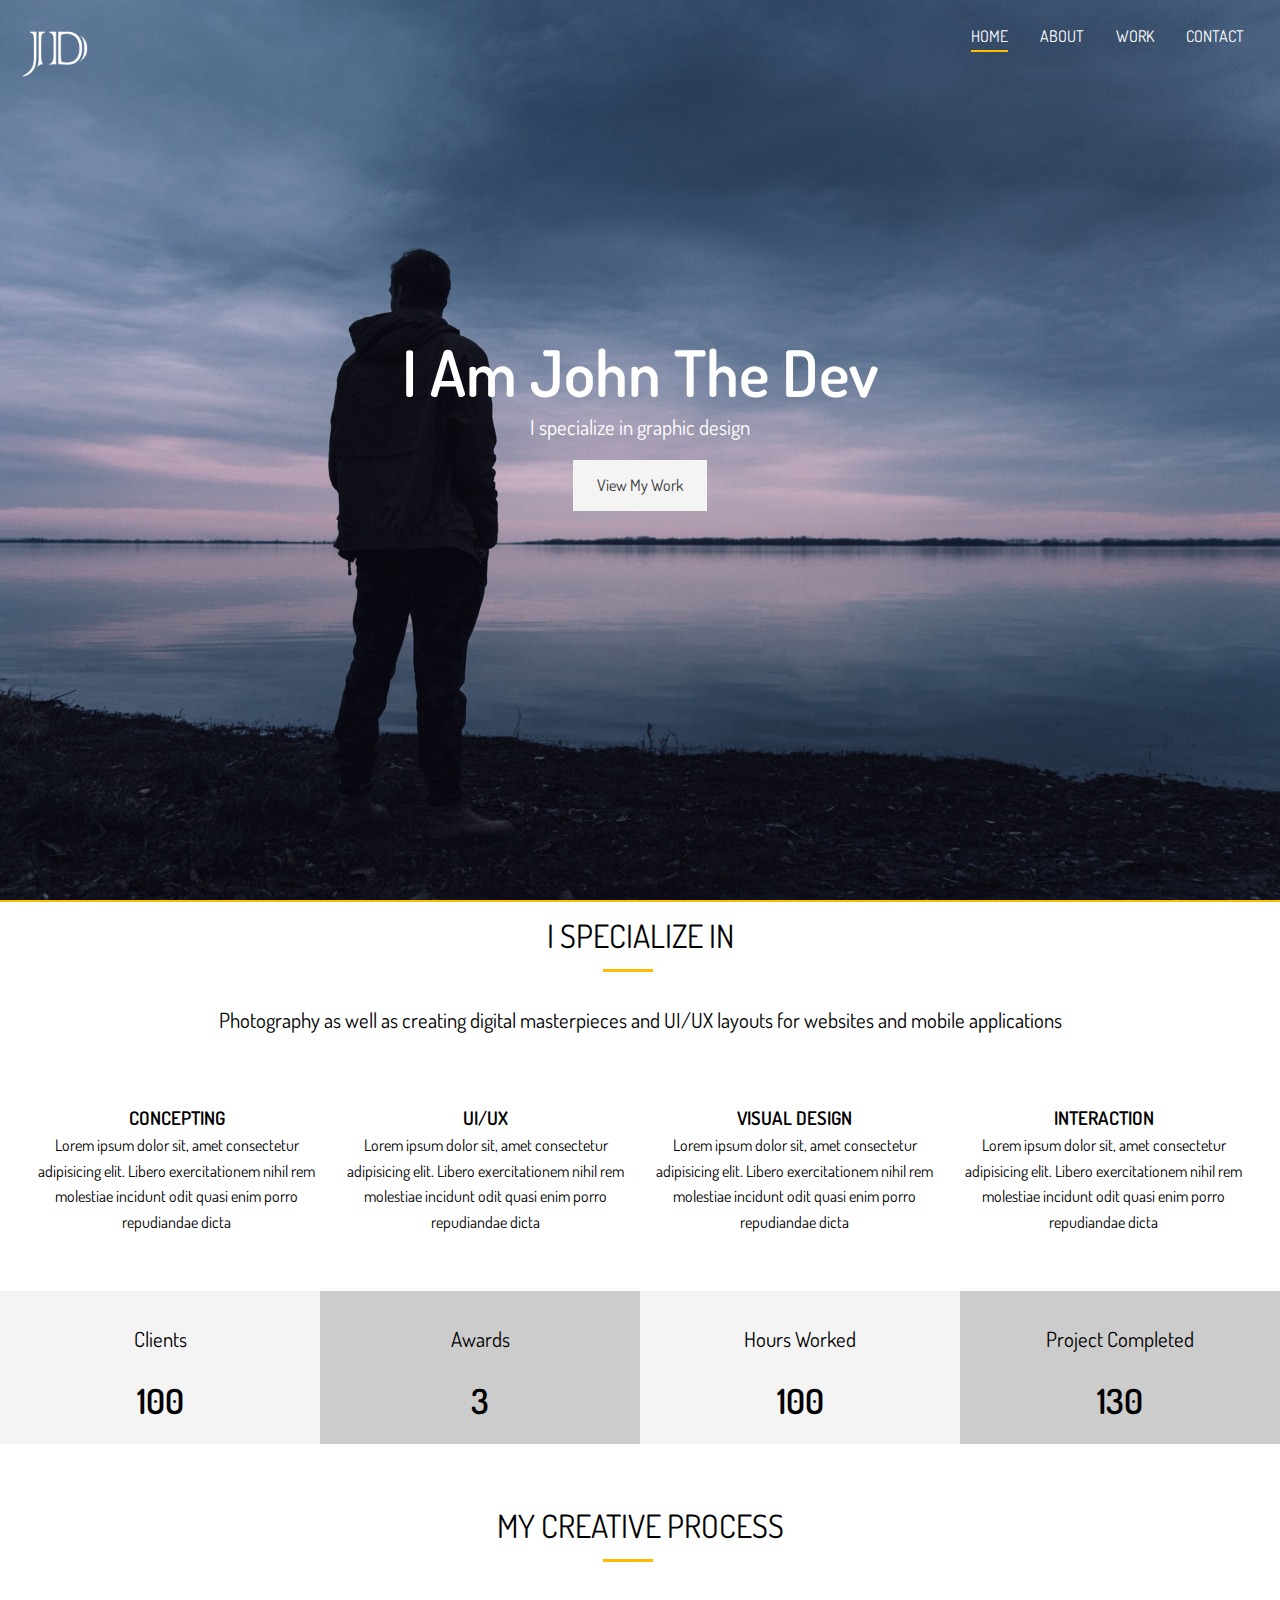
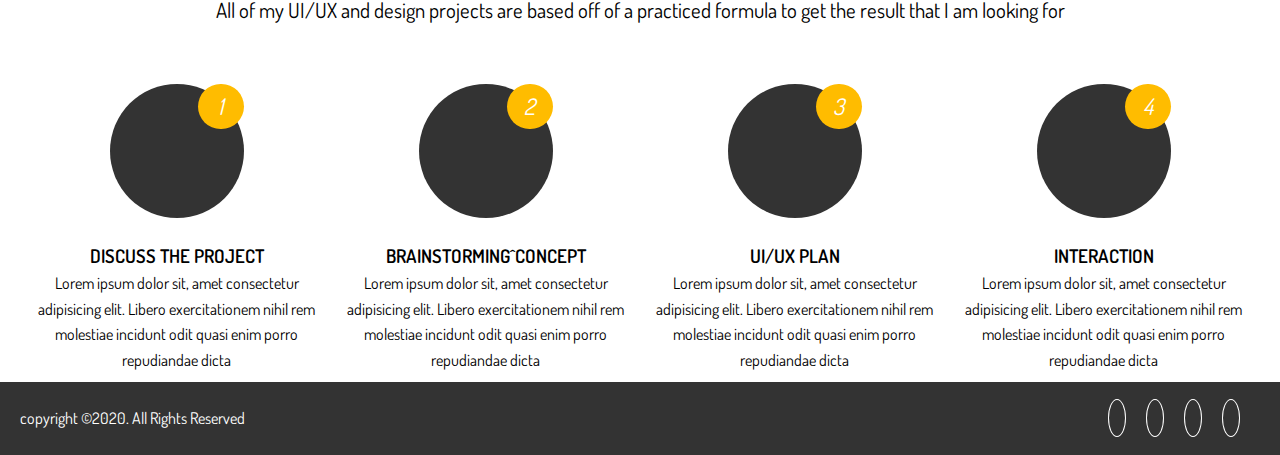
<file: index.html>
<!DOCTYPE html>
<html lang="en">
  <head>
    <meta charset="UTF-8" />
    <meta name="viewport" content="width=device-width, initial-scale=1.0" />
    <link
      href="https://fonts.googleapis.com/css2?family=Dosis:wght@200;300;400;500;600;700;800&display=swap"
      rel="stylesheet"
    />
    <link
      rel="stylesheet"
      href="https://use.fontawesome.com/releases/v5.7.2/css/all.css"
      integrity="sha384-fnmOCqbTlWIlj8LyTjo7mOUStjsKC4pOpQbqyi7RrhN7udi9RwhKkMHpvLbHG9Sr"
      crossorigin="anonymous"
    />
    <link rel="stylesheet" href="./css/main.css" />
    <title>John Doe | UI/UX Designer & photographer</title>
  </head>
  <body>
    <header class="header index-head line-head">
      <div class="container">
        <div class="header-navigation">
          <nav class="header-nav">
            <img src="img/logo.png" alt="my logo" class="head-logo" />
            <ul>
              <li><a href="index.html" class="current">Home</a></li>
              <li><a href="about.html">About</a></li>
              <li><a href="work.html">Work</a></li>
              <li><a href="contact.html">Contact</a></li>
            </ul>
          </nav>
        </div>
        <div class="header-content">
          <h1>
            I Am John The
            <span
              class="txt-type"
              data-wait="3000"
              data-words='["Developer","Photographer","Creator"]'
            ></span>
          </h1>
          <p>
            I specialize in graphic design
          </p>
          <a href="work.html" class="btn-light btn">View My Work</a>
        </div>
      </div>
    </header>
    <!-- section A -->
    <section class="specialize section">
      <div class="container">
        <h2 class="py-1">i specialize in</h2>
        <div class="bottom-line"></div>
        <p class="lead py-2">
          Photography as well as creating digital masterpieces and UI/UX layouts
          for websites and mobile applications
        </p>
        <div class="section-grid">
          <div>
            <i class="fas fa-file-alt fa-2x"></i>
            <h3>concepting</h3>
            <p>
              Lorem ipsum dolor sit, amet consectetur adipisicing elit. Libero
              exercitationem nihil rem molestiae incidunt odit quasi enim porro
              repudiandae dicta
            </p>
          </div>
          <div>
            <i class="fas fa-desktop fa-2x"></i>
            <h3>ui/ux</h3>
            <p>
              Lorem ipsum dolor sit, amet consectetur adipisicing elit. Libero
              exercitationem nihil rem molestiae incidunt odit quasi enim porro
              repudiandae dicta
            </p>
          </div>
          <div>
            <i class="fas fa-object-ungroup fa-2x"></i>
            <h3>visual design</h3>
            <p>
              Lorem ipsum dolor sit, amet consectetur adipisicing elit. Libero
              exercitationem nihil rem molestiae incidunt odit quasi enim porro
              repudiandae dicta
            </p>
          </div>
          <div>
            <i class="fas fa-thumbs-up fa-2x"></i>
            <h3>interaction</h3>
            <p>
              Lorem ipsum dolor sit, amet consectetur adipisicing elit. Libero
              exercitationem nihil rem molestiae incidunt odit quasi enim porro
              repudiandae dicta
            </p>
          </div>
        </div>
      </div>
    </section>
    <!-- section B -->
    <section class="grid-b py-3">
      <div class="pya-1">
        <i class="fas fa-users fa-3x"></i>
        <p>Clients</p>
        <h3>100</h3>
      </div>
      <div class="pya-1">
        <i class="fas fa-award fa-3x"></i>
        <p>Awards</p>
        <h3>3</h3>
      </div>
      <div class="pya-1">
        <i class="fas fa-hourglass-start fa-3x"></i>
        <p>Hours Worked</p>
        <h3>100</h3>
      </div>
      <div class="pya-1">
        <i class="fas fa-code-branch fa-3x"></i>
        <p>Project Completed</p>
        <h3>130</h3>
      </div>
    </section>
    <!-- section C -->
    <section class="creative section">
      <div class="container">
        <h2 class="py-1">My Creative process</h2>
        <div class="bottom-line"></div>
        <p class="lead py-2">
          All of my UI/UX and design projects are based off of a practiced
          formula to get the result that I am looking for
        </p>
        <div class="creative-grid section-grid">
          <div>
            <i class="fas fa-file-alt fa-4x process-icon my-2">
              <div class="process-step">1</div>
            </i>
            <h3>Discuss the project</h3>
            <p>
              Lorem ipsum dolor sit, amet consectetur adipisicing elit. Libero
              exercitationem nihil rem molestiae incidunt odit quasi enim porro
              repudiandae dicta
            </p>
          </div>
          <div>
            <i class="fas fa-desktop fa-4x process-icon my-2">
              <div class="process-step">2</div>
            </i>
            <h3>brainstorming^concept</h3>
            <p>
              Lorem ipsum dolor sit, amet consectetur adipisicing elit. Libero
              exercitationem nihil rem molestiae incidunt odit quasi enim porro
              repudiandae dicta
            </p>
          </div>
          <div>
            <i class="fas fa-object-ungroup fa-4x process-icon my-2">
              <div class="process-step">3</div>
            </i>
            <h3>Ui/ux plan</h3>
            <p>
              Lorem ipsum dolor sit, amet consectetur adipisicing elit. Libero
              exercitationem nihil rem molestiae incidunt odit quasi enim porro
              repudiandae dicta
            </p>
          </div>
          <div>
            <i class="fas fa-thumbs-up fa-4x process-icon my-2">
              <div class="process-step">4</div>
            </i>
            <h3>Interaction</h3>
            <p>
              Lorem ipsum dolor sit, amet consectetur adipisicing elit. Libero
              exercitationem nihil rem molestiae incidunt odit quasi enim porro
              repudiandae dicta
            </p>
          </div>
        </div>
      </div>
    </section>
    <!-- footer -->
    <footer class="footer">
      <div class="container">
        <p>copyright &copy;2020. All Rights Reserved</p>
        <ul>
          <li><i class="fab fa-twitter"></i></li>
          <li><i class="fab fa-facebook"></i></li>
          <li><i class="fab fa-instagram"></i></li>
          <li><i class="fab fa-linkedin"></i></li>
        </ul>
      </div>
    </footer>
    <script src="app.js"></script>
  </body>
</html>
</file>
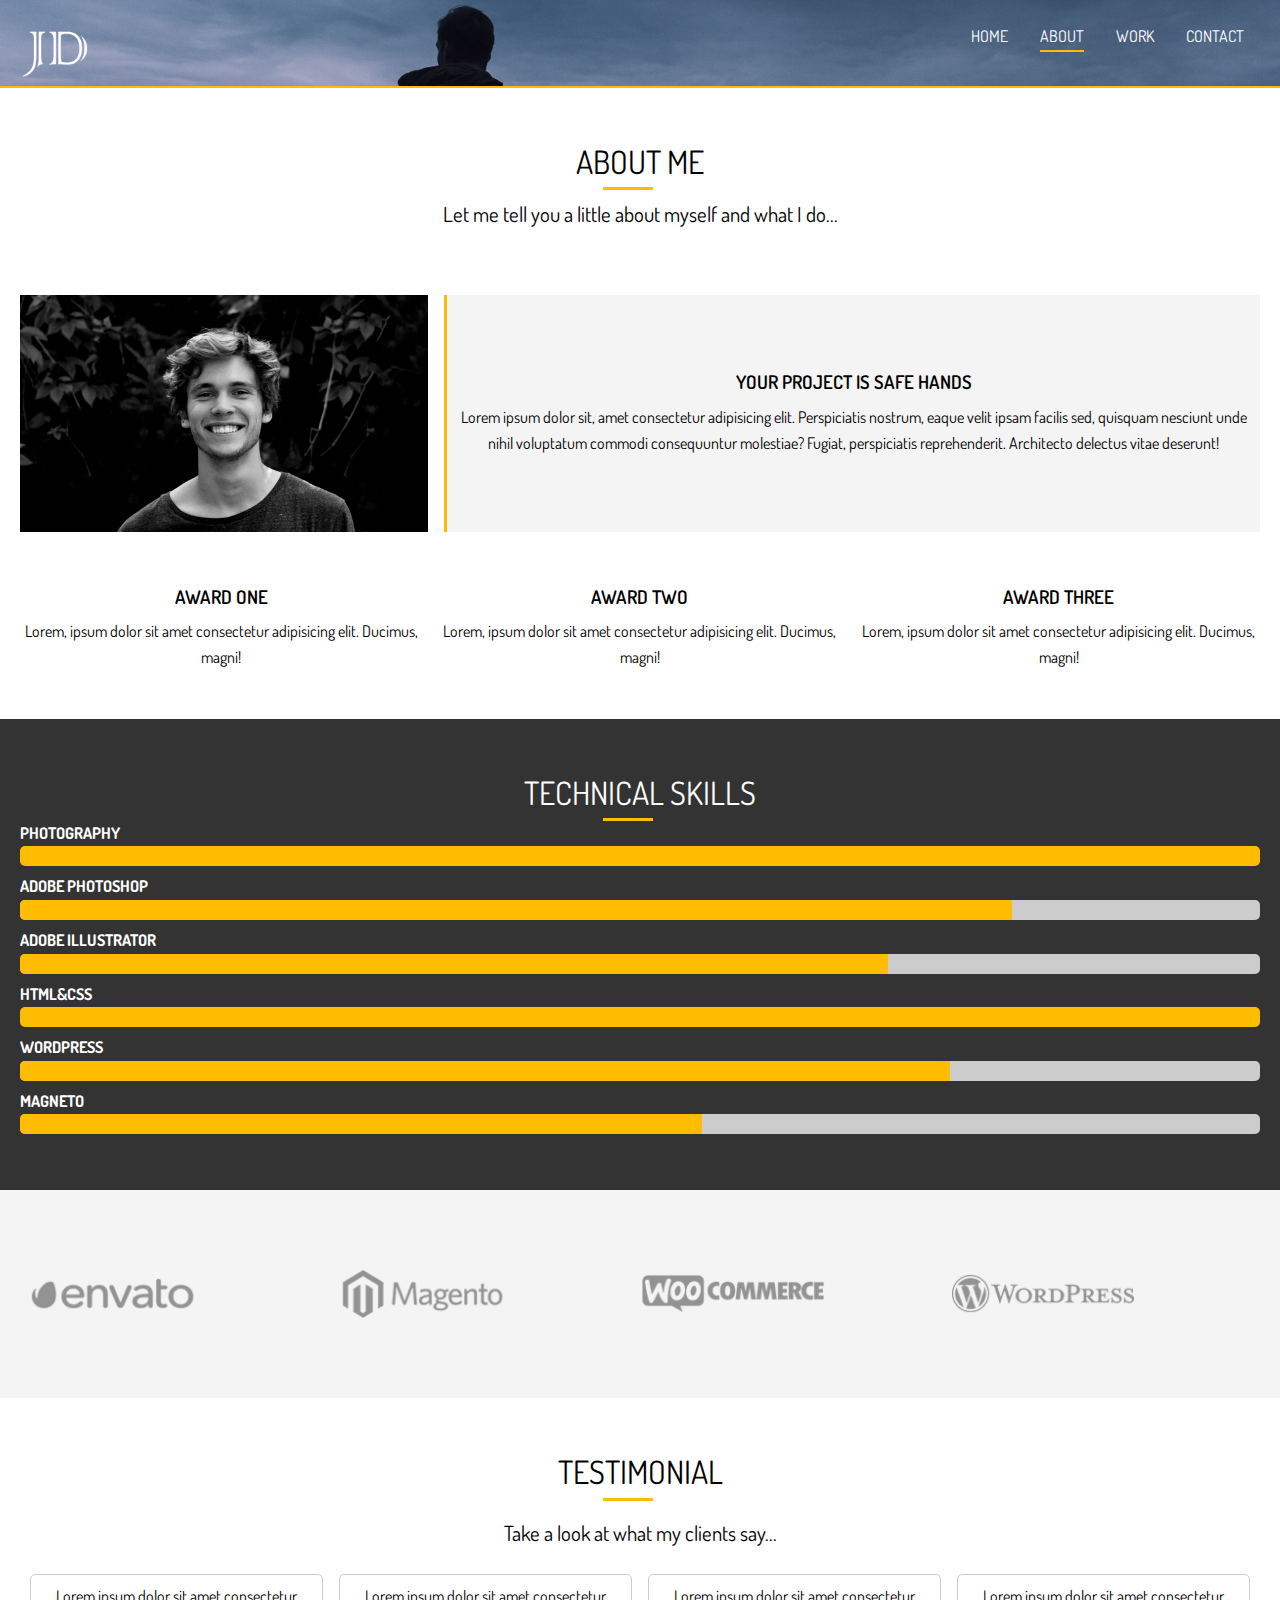
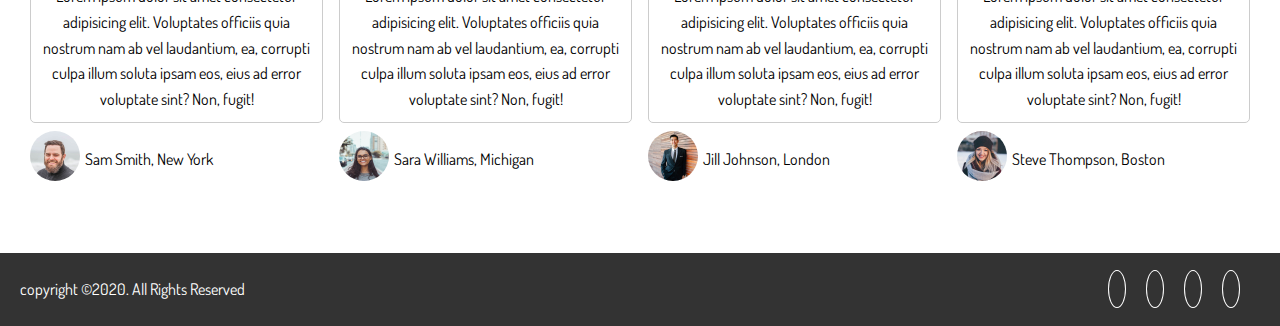
<file: about.html>
<!DOCTYPE html>
<html lang="en">
  <head>
    <meta charset="UTF-8" />
    <meta name="viewport" content="width=device-width, initial-scale=1.0" />
    <link
      href="https://fonts.googleapis.com/css2?family=Dosis:wght@200;300;400;500;600;700;800&display=swap"
      rel="stylesheet"
    />
    <link
      rel="stylesheet"
      href="https://use.fontawesome.com/releases/v5.7.2/css/all.css"
      integrity="sha384-fnmOCqbTlWIlj8LyTjo7mOUStjsKC4pOpQbqyi7RrhN7udi9RwhKkMHpvLbHG9Sr"
      crossorigin="anonymous"
    />
    <link rel="stylesheet" href="./css/main.css" />
    <title>John Doe | UI/UX Designer & photographer</title>
  </head>
  <body>
    <header class="header line-head about-head">
      <div class="container">
        <div class="header-navigation">
          <nav class="header-nav">
            <img src="img/logo.png" alt="my logo" class="head-logo" />
            <ul>
              <li><a href="index.html">Home</a></li>
              <li><a href="about.html" class="current">About</a></li>
              <li><a href="work.html">Work</a></li>
              <li><a href="contact.html">Contact</a></li>
            </ul>
          </nav>
        </div>
      </div>
    </header>
    <!-- about section A -->
    <section class="about section">
      <div class="container">
        <div class="about-me py-3">
          <h2>about me</h2>
          <div class="bottom-line"></div>
          <p class="lead py-1">
            Let me tell you a little about myself and what I do...
          </p>
        </div>
        <div class="about-image py-1">
          <img src="img/about.jpg" alt="me" />
          <div class="about-left py-1">
            <h3>your project is safe hands</h3>
            <p>
              Lorem ipsum dolor sit, amet consectetur adipisicing elit.
              Perspiciatis nostrum, eaque velit ipsam facilis sed, quisquam
              nesciunt unde nihil voluptatum commodi consequuntur molestiae?
              Fugiat, perspiciatis reprehenderit. Architecto delectus vitae
              deserunt!
            </p>
          </div>
        </div>
        <div class="about-grid py-3">
          <div>
            <i class="fas fa-award fa-3x"></i>
            <h3>award one</h3>
            <p>
              Lorem, ipsum dolor sit amet consectetur adipisicing elit. Ducimus,
              magni!
            </p>
          </div>
          <div>
            <i class="fas fa-award fa-3x"></i>
            <h3>award two</h3>
            <p>
              Lorem, ipsum dolor sit amet consectetur adipisicing elit. Ducimus,
              magni!
            </p>
          </div>
          <div>
            <i class="fas fa-award fa-3x"></i>
            <h3>award three</h3>
            <p>
              Lorem, ipsum dolor sit amet consectetur adipisicing elit. Ducimus,
              magni!
            </p>
          </div>
        </div>
      </div>
    </section>
    <!-- about section B-->
    <section class="progress-section section py-3">
      <div class="container">
        <h2>technical skills</h2>
        <div class="bottom-line"></div>
        <h4>photography</h4>
        <div class="progress">
          <div style="width: 100%;"></div>
        </div>
        <h4>Adobe photoshop</h4>
        <div class="progress">
          <div style="width: 80%;"></div>
        </div>
        <h4>Adobe illustrator</h4>
        <div class="progress">
          <div style="width: 70%;"></div>
        </div>
        <h4>html&css</h4>
        <div class="progress">
          <div style="width: 100%;"></div>
        </div>
        <h4>wordpress</h4>
        <div class="progress">
          <div style="width: 75%;"></div>
        </div>
        <h4>magneto</h4>
        <div class="progress">
          <div style="width: 55%;"></div>
        </div>
      </div>
    </section>
    <!-- about section c-->
    <section class="skills-logo py-3">
      <div class="py-2 container">
        <img src="img/about-logos/logo-envato.png" alt="" />
        <img src="img/about-logos/logo-magento.png" alt="" />
        <img src="img/about-logos/logo-woocommerce.png" alt="" />
        <img src="img/about-logos/logo-wordpress.png" alt="" />
      </div>
    </section>
    <!-- about section d-->
    <section class="testimonial section py-3">
      <div class="container">
        <h2>Testimonial</h2>
        <div class="bottom-line"></div>
        <p class="lead">Take a look at what my clients say...</p>
        <div class="section-grid py-2">
          <div>
            <p>
              Lorem ipsum dolor sit amet consectetur adipisicing elit.
              Voluptates officiis quia nostrum nam ab vel laudantium, ea,
              corrupti culpa illum soluta ipsam eos, eius ad error voluptate
              sint? Non, fugit!
            </p>
            <ul>
              <li><img src="img/testimonials/person1.jpg" alt="person1" /></li>
              <li>Sam Smith, New York</li>
            </ul>
          </div>
          <div>
            <p>
              Lorem ipsum dolor sit amet consectetur adipisicing elit.
              Voluptates officiis quia nostrum nam ab vel laudantium, ea,
              corrupti culpa illum soluta ipsam eos, eius ad error voluptate
              sint? Non, fugit!
            </p>
            <ul>
              <li><img src="img/testimonials/person2.jpg" alt="person1" /></li>
              <li>Sara Williams, Michigan</li>
            </ul>
          </div>
          <div>
            <p>
              Lorem ipsum dolor sit amet consectetur adipisicing elit.
              Voluptates officiis quia nostrum nam ab vel laudantium, ea,
              corrupti culpa illum soluta ipsam eos, eius ad error voluptate
              sint? Non, fugit!
            </p>
            <ul>
              <li><img src="img/testimonials/person3.jpg" alt="person1" /></li>
              <li>Jill Johnson, London</li>
            </ul>
          </div>
          <div>
            <p>
              Lorem ipsum dolor sit amet consectetur adipisicing elit.
              Voluptates officiis quia nostrum nam ab vel laudantium, ea,
              corrupti culpa illum soluta ipsam eos, eius ad error voluptate
              sint? Non, fugit!
            </p>
            <ul>
              <li><img src="img/testimonials/person4.jpg" alt="person1" /></li>
              <li>Steve Thompson, Boston</li>
            </ul>
          </div>
        </div>
      </div>
    </section>
    <!-- footer -->
    <footer class="footer">
      <div class="container">
        <p>copyright &copy;2020. All Rights Reserved</p>
        <ul>
          <li><i class="fab fa-twitter"></i></li>
          <li><i class="fab fa-facebook"></i></li>
          <li><i class="fab fa-instagram"></i></li>
          <li><i class="fab fa-linkedin"></i></li>
        </ul>
      </div>
    </footer>
  </body>
</html>
</file>
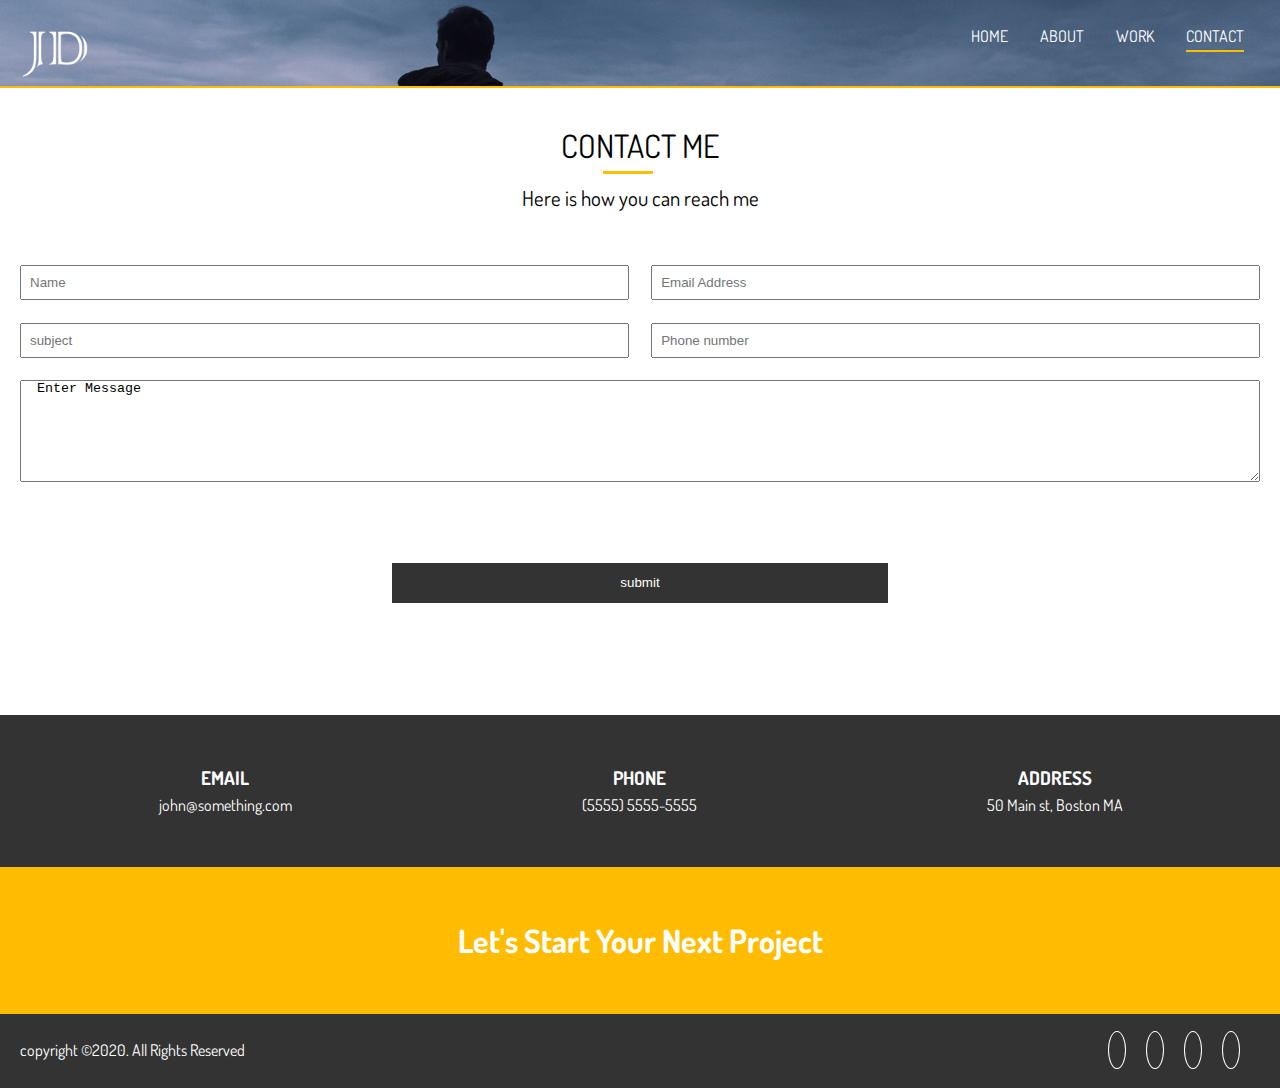
<file: contact.html>
<!DOCTYPE html>
<html lang="en">
  <head>
    <meta charset="UTF-8" />
    <meta name="viewport" content="width=device-width, initial-scale=1.0" />
    <link
      href="https://fonts.googleapis.com/css2?family=Dosis:wght@200;300;400;500;600;700;800&display=swap"
      rel="stylesheet"
    />
    <link
      rel="stylesheet"
      href="https://use.fontawesome.com/releases/v5.7.2/css/all.css"
      integrity="sha384-fnmOCqbTlWIlj8LyTjo7mOUStjsKC4pOpQbqyi7RrhN7udi9RwhKkMHpvLbHG9Sr"
      crossorigin="anonymous"
    />
    <link rel="stylesheet" href="./css/main.css" />
    <title>John Doe | UI/UX Designer & photographer</title>
  </head>
  <body>
    <header class="header line-head about-head">
      <div class="container">
        <div class="header-navigation">
          <nav class="header-nav">
            <img src="img/logo.png" alt="my logo" class="head-logo" />
            <ul>
              <li><a href="index.html">Home</a></li>
              <li><a href="about.html">About</a></li>
              <li><a href="work.html">Work</a></li>
              <li><a href="contact.html" class="current">Contact</a></li>
            </ul>
          </nav>
        </div>
      </div>
    </header>
    <section class="section-form section py-2">
      <div class="container">
        <h2>contact me</h2>
        <div class="bottom-line"></div>
        <p class="lead py-1">Here is how you can reach me</p>
        <div class="form-detail py-2">
          <form action="">
            <div class="form-list">
              <input type="text" name="text" placeholder="Name" class="name" />
              <input
                type="email"
                name="email"
                placeholder="Email Address"
                class="email"
              />
              <input
                type="text"
                name="subject"
                placeholder="subject"
                class="subject"
              />
              <input
                type="number"
                name="number"
                placeholder="Phone number"
                class="phone-number"
              />
              <textarea name="textarea" class="textarea">
  Enter Message</textarea
              >
            </div>
            <div class="form-button container py-3">
              <button>submit</button>
            </div>
          </form>
        </div>
      </div>
    </section>
    <section class="user">
      <div class="container user-detail">
        <div>
          <i class="fas fa-envelope fa-2x"></i>
          <h3>email</h3>
          <p>john@something.com</p>
        </div>
        <div>
          <i class="fas fa-phone fa-2x"></i>
          <h3>phone</h3>
          <p>(5555) 5555-5555</p>
        </div>
        <div>
          <i class="fas fa-address-card fa-2x"></i>
          <h3>Address</h3>
          <p>50 Main st, Boston MA</p>
        </div>
      </div>
    </section>
    <div class="start">
      <h1>Let's Start Your Next Project</h1>
    </div>
    <!-- footer -->
    <footer class="footer">
      <div class="container">
        <p>copyright &copy;2020. All Rights Reserved</p>
        <ul>
          <li><i class="fab fa-twitter"></i></li>
          <li><i class="fab fa-facebook"></i></li>
          <li><i class="fab fa-instagram"></i></li>
          <li><i class="fab fa-linkedin"></i></li>
        </ul>
      </div>
    </footer>
  </body>
</html>
</file>
<file: css/main.css>
.container {
  max-width: 1240px;
  margin: auto;
  padding: 0px 1rem;
}

.btn {
  display: inline-block;
  padding: 0.8rem 1.5rem;
  transition: all 0.5s;
}

.btn-light {
  background-color: #f4f4f4;
}

.btn-light:hover {
  background-color: #ffbc00;
}

.py-1 {
  padding: 0.5rem 0px;
}
.py-2 {
  padding: 2rem 0px;
}
.py-3 {
  padding: 3rem 0px;
}

.pya-1 {
  padding: 1rem;
}
.pya-2 {
  padding: 2rem;
}

.section h2,
.section .lead {
  text-align: center;
}
.section h2 {
  font-size: 2rem;
  font-weight: 400;
}
.section h3 {
  font-size: 1.17rem;
  font-weight: 600;
}
.section .lead {
  font-size: 1.3rem;
}
.section i {
  display: inline-block;
  color: #ffbc00;
}
.section .bottom-line {
  width: 50px;
  height: 3px;
  background-color: #ffbc00;
  margin-left: 47%;
}
.section-grid {
  display: grid;
  grid-gap: 1rem;
  grid-template-columns: repeat(4, 1fr);
  text-align: center;
  padding: 0.5rem 10px;
}

.about-grid {
  display: grid;
  grid-gap: 1rem;
  grid-template-columns: repeat(3, 1fr);
  text-align: center;
  padding-top: 0.5rem;
}
.about-left {
  padding: 4em 0px;
}
.about-image {
  display: grid;
  grid-gap: 1rem;
  grid-template-columns: 1fr 2fr;
  text-align: center;
  height: 100%;
}
.about-image img {
  width: 100%;
  height: 100%;
  object-fit: cover;
}
.about h3 {
  font-size: 1.17rem;
  font-weight: 600;
  padding: 0.5rem;
}
.about-left {
  background-color: #f4f4f4;
  border-left: 3px solid #ffbc00;
}

.line-head,
.work-head {
  border-bottom: 2px solid #ffbc00;
}

* {
  margin: 0;
  padding: 0;
}

body {
  box-sizing: border-box;
  font-family: "Dosis", sans-serif;
  line-height: 1.6;
  background-color: #fff;
}

h2,
h3,
h4 {
  text-transform: uppercase;
}

a {
  text-decoration: none;
  color: #333;
}

ul {
  list-style: none;
}

img {
  width: 100%;
}

.header {
  background: url("../img/showcase.jpg") no-repeat center right/cover;
  height: 100vh;
  color: white;
  position: relative;
}
.header-nav {
  padding-top: 1rem;
  display: flex;
  justify-content: space-between;
}
.header ul {
  display: flex;
}
.header li {
  padding: 0.5rem 1rem;
}
.header li a {
  display: inline-block;
  text-transform: uppercase;
  color: white;
  border-bottom: 2px transparent solid;
  transition: all 0.5s;
}
.header li a:hover {
  border-color: #ffbc00;
}
.header li a.current {
  border-color: #ffbc00;
}

.head-logo {
  width: 70px;
  height: 70px;
}

.header-content {
  text-align: center;
  padding-top: 20%;
}
.header-content h1 {
  font-size: 4rem;
  line-height: 1.2;
  font-weight: 600;
}
.header-content p {
  font-size: 1.3rem;
  margin-bottom: 1rem;
}

.grid-b {
  display: grid;
  grid-template-columns: repeat(4, 1fr);
  text-align: center;
}
.grid-b h3 {
  font-size: 2.17rem;
  font-weight: 600;
}
.grid-b p {
  font-size: 1.3rem;
  margin: 1rem 0px;
}
.grid-b i {
  margin: 10px 0px;
}
.grid-b .pya-1:nth-child(even) {
  background-color: #ccc;
}
.grid-b .pya-1:nth-child(odd) {
  background-color: #f4f4f4;
}

.creative i {
  background-color: #333;
  color: white;
  padding: 2rem;
  line-height: 70px;
  margin: 1rem 0px;
  border-radius: 50%;
  position: relative;
  width: 70px;
  height: 70px;
}
.creative .process-step {
  width: 20px;
  height: 20px;
  position: absolute;
  padding: 0.8rem;
  line-height: 20px;
  background-color: #ffbc00;
  border-radius: 50%;
  font-size: 1.43rem;
  top: 0;
  right: 0;
}
.creative-grid div,
.creative-grid i {
  transition: all 0.5s;
}
.creative-grid div:hover i {
  background-color: #ffbc00;
  width: 90px;
  height: 90px;
  line-height: 90px;
  padding: 2.12rem;
}
.creative-grid div:hover .process-step {
  background-color: #333;
}

.footer {
  background-color: #333;
}
.footer .container {
  display: flex;
  justify-content: space-between;
  padding: 1.5rem 5px;
  color: white;
}
.footer .container ul {
  display: flex;
}
.footer .container ul i {
  width: 20px;
  height: 20px;
  padding: 0.5rem;
  line-height: 20px;
  margin-right: 20px;
  text-align: center;
  border: 1px solid white;
  border-radius: 50%;
}
.footer .container ul i:hover {
  background-color: #ffbc00;
}

.about-head {
  background: url("../img/showcase.jpg") no-repeat 20% 30% / cover;
  height: 100%;
}

.progress-section {
  background-color: #333;
  color: white;
}
.progress-section .progress {
  height: 20px;
  background: #ccc;
  margin-bottom: 8px;
  border-radius: 5px;
  overflow: hidden;
}
.progress-section .progress div {
  background-color: #ffbc00;
  height: 100%;
}

.skills-logo {
  background-color: #f4f4f4;
}
.skills-logo div {
  display: grid;
  grid-template-columns: repeat(4, 1fr);
}
.skills-logo div img {
  width: 60%;
}

.testimonial img {
  width: 50px;
  height: 50px;
  border-radius: 50%;
  margin-right: 5px;
}
.testimonial ul {
  display: flex;
  flex-direction: row;
  align-items: center;
  padding: 0.5rem 0px;
}
.testimonial p {
  border: 1px solid #ccc;
  border-radius: 5px;
  padding: 0.6rem;
}
.testimonial .lead {
  border: none;
  padding: 1rem;
}

.image-gallery {
  display: grid;
  grid-template-columns: repeat(3, 1fr);
  overflow: hidden;
}
.image-gallery .item {
  width: 100%;
  height: 100%;
  position: relative;
  overflow: hidden;
  background: #ffbc00;
}
.image-gallery .item::after {
  content: "";
  display: block;
  top: 0;
  left: 0;
  position: absolute;
  transform: scale(2) translateX(-75%) translateY(-75%) rotate(-28deg);
  opacity: 0.9;
  background: inherit;
  width: 100%;
  height: 100%;
  transition: transform 3s cubic-bezier(0.2, 1, 0.35, 1);
}
.image-gallery .item:hover::after {
  transform: scale(2) translateX(0) translateY(0) rotate(-28deg);
}
.image-gallery img {
  width: 100%;
  height: 100%;
  transition: all 0.5s;
}
.image-gallery .item:hover img {
  transform: scale(1.3);
}
.image-gallery .image-text {
  color: white;
  transition: all 0.5s;
  padding: 0.4rem;
  text-align: center;
  width: 100%;
  height: 100%;
  transition: all 0.5s ease;
  transition-delay: 0.2s;
  position: absolute;
  top: -2000px;
}
.image-gallery .image-text p {
  font-size: 2rem;
  font-weight: 400;
  text-transform: uppercase;
}
.image-gallery .image-text h3 {
  font-size: 2rem;
  text-transform: uppercase;
}
.image-gallery .item:hover .image-text {
  top: 20%;
  left: 0%;
  z-index: 100;
}

.form-list {
  display: grid;
  grid-template-areas: "name email" "subject phone-number" "textarea textarea" "button button";
  grid-gap: 1.4rem;
  margin: 10px 0px;
}
.form-list .name {
  -ms-grid-row: 1;
  -ms-grid-column: 1;
  grid-area: name;
}
.form-list .email {
  -ms-grid-row: 1;
  -ms-grid-column: 3;
  grid-area: email;
}
.form-list .subject {
  -ms-grid-row: 3;
  -ms-grid-column: 1;
  grid-area: subject;
}
.form-list .phone-number {
  -ms-grid-row: 3;
  -ms-grid-column: 3;
  grid-area: phone-number;
}
.form-list .textarea {
  -ms-grid-row: 5;
  -ms-grid-column: 1;
  -ms-grid-column-span: 3;
  grid-area: textarea;
}
.form-list input {
  padding: 0.5rem;
}
.form-list .textarea {
  height: 100px;
}

.form-button {
  text-align: center;
}
.form-button button {
  background-color: #333;
  color: white;
  padding: 0.8rem;
  border: none;
  width: 40%;
  transition: all 0.5s;
}
.form-button button:hover {
  background-color: #ffbc00;
}

.user {
  background-color: #333;
  color: white;
  padding: 3rem 10px;
  text-align: center;
}
.user-detail {
  display: grid;
  grid-template-columns: repeat(3, 1fr);
  grid-gap: 1rem;
}

.start {
  background-color: #ffbc00;
  color: white;
  text-align: center;
  padding: 3rem;
}

@media (max-width: 800px) {
  .index-head {
    height: 50vh;
  }

  .header-content {
    padding-top: 1.3rem;
  }

  .item .image-text {
    padding: 0.4rem;
  }
  .item .image-text h3 {
    font-size: 1.4rem;
  }
  .item .image-text p {
    font-size: 1rem;
  }
}
@media (max-width: 500px) {
  .header-content {
    display: none;
  }

  .index-head {
    background: url("../img/showcase.jpg") no-repeat 20% 30% / cover;
    height: 25vh;
  }

  .header-nav {
    flex-direction: column;
    align-items: center;
  }

  .section-grid {
    grid-template-columns: 1fr;
  }

  .grid-b {
    grid-template-columns: 1fr;
  }

  .skills-logo {
    display: none;
  }

  .about-grid {
    grid-template-columns: 1fr;
  }

  .about-image {
    grid-template-columns: 1fr;
  }

  .image-gallery {
    grid-template-columns: 1fr;
  }

  .item .image-text {
    padding: 0.4rem;
  }
  .item .image-text h3 {
    font-size: 2rem;
  }
  .item .image-text p {
    font-size: 2rem;
  }

  .form-button button {
    width: 80%;
  }

  .form-list {
    grid-template-areas: "name" "email" "subject" "phone-number" "textarea";
  }

  .user-detail {
    grid-template-columns: 1fr;
  }
  .user-detail div {
    padding: 10px 0px;
    border-bottom: 1px dotted #6b6b6b;
  }
  .user-detail div:nth-child(3) {
    border: none;
  }

  footer .container {
    flex-direction: column;
    text-align: center;
    align-items: center;
  }
  footer ul {
    margin-top: 10px;
  }

  .form-list .name {
    -ms-grid-row: 1;
    -ms-grid-column: 1;
  }

  .form-list .email {
    -ms-grid-row: 3;
    -ms-grid-column: 1;
  }

  .form-list .subject {
    -ms-grid-row: 5;
    -ms-grid-column: 1;
  }

  .form-list .phone-number {
    -ms-grid-row: 7;
    -ms-grid-column: 1;
  }

  .form-list .textarea {
    -ms-grid-row: 9;
    -ms-grid-column: 1;
    -ms-grid-column-span: 1;
  }
}

@media (max-height: 400px) {
  .index-head {
    height: 100vh;
  }
  .header-content {
    padding: 0.4rem;
  }
}
</file>
